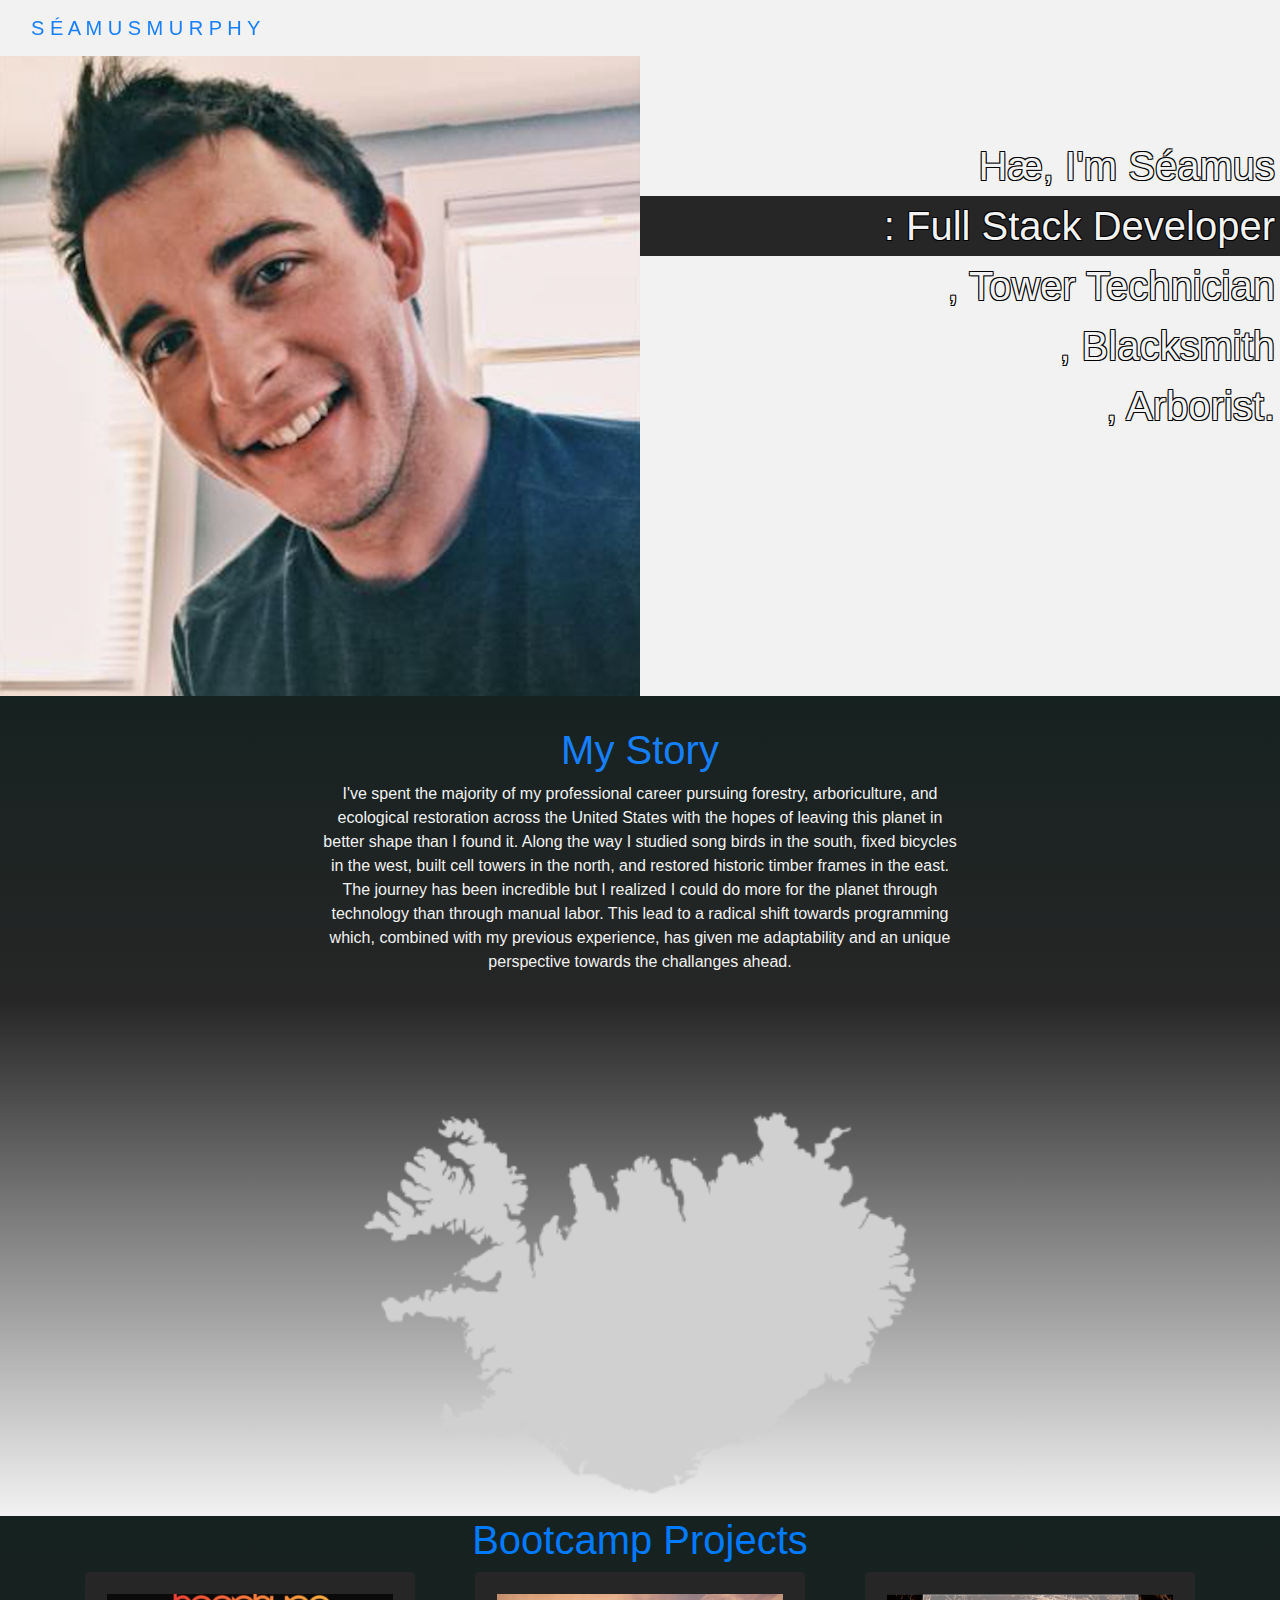
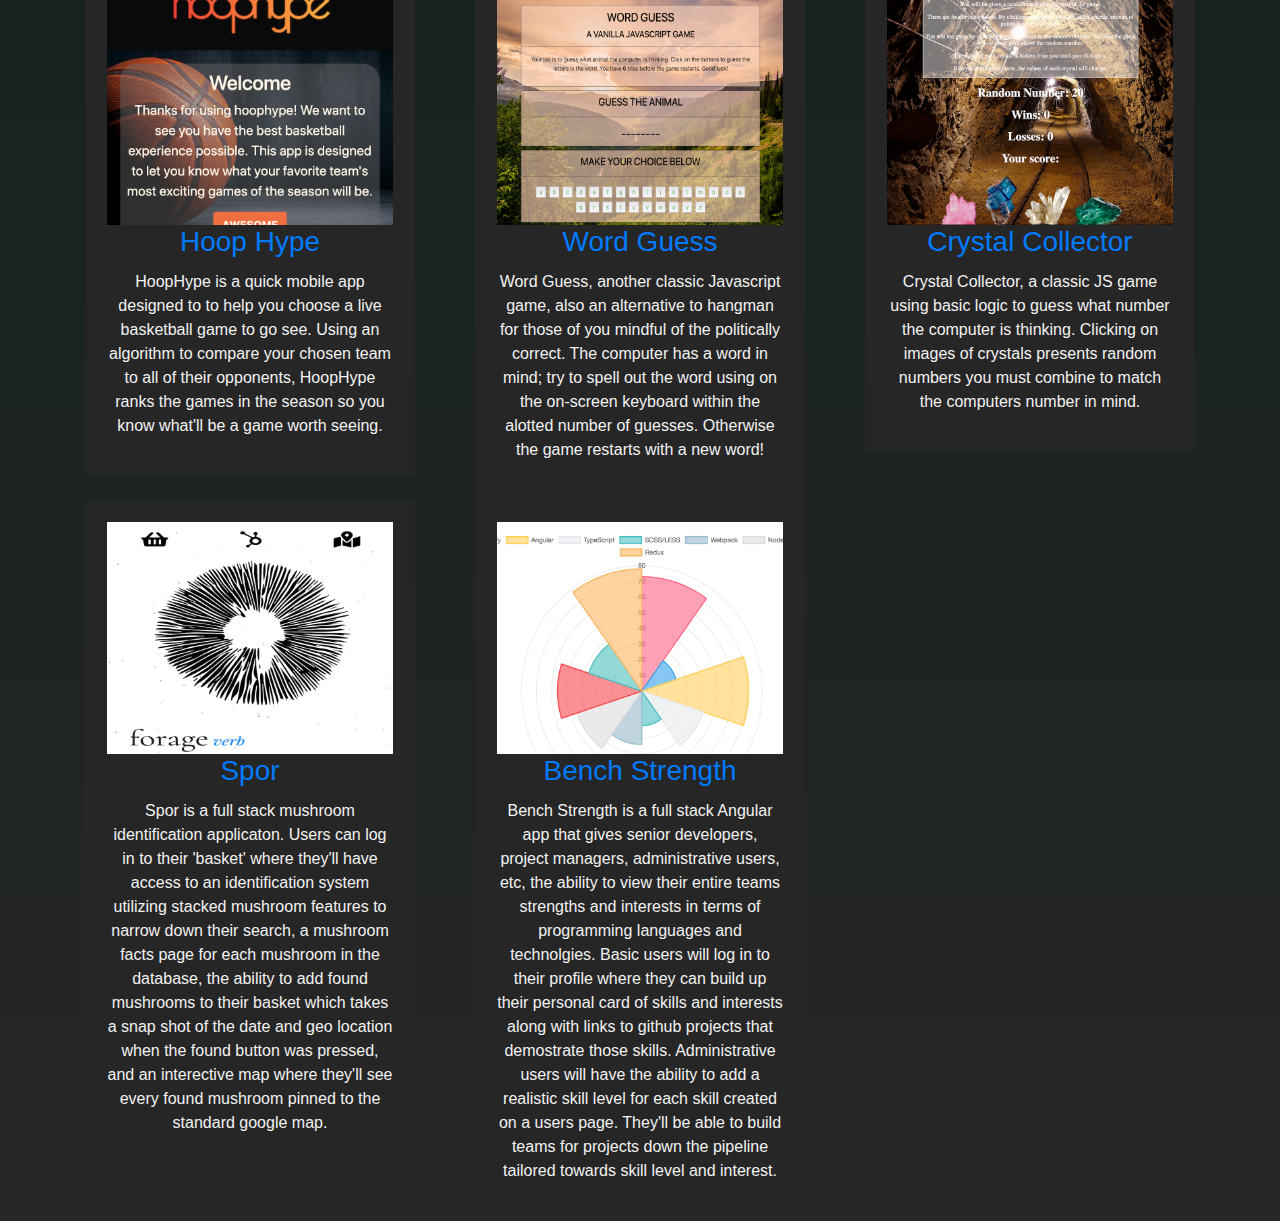
<file: index.html>
<!DOCTYPE html>
<html lang="en">
<head>
    <meta charset="UTF-8">
    <meta http-equiv="X-UA-Compatible" content="IE=edge">
    <meta name="viewport" content="width=device-width, initial-scale=1.0">
    <title>Heimasíða</title>
    <meta http-equiv="Content-Type" content="text/html; charset=UTF-8">
    <meta name="description" content="">
    <meta name="author" content="">
    <!-- FAVICON -->
    <link rel="icon" type="image/png" href="assets/img/square.png" />
    <!-- BOOTSTRAP CSS -->
    <link href="https://stackpath.bootstrapcdn.com/bootstrap/4.3.1/css/bootstrap.min.css" rel="stylesheet">
    <!-- GOOGLE FONTS -->
    <link href="https://fonts.googleapis.com/css?family=Amatic+SC|Work+Sans|ZCOOL+QingKe+HuangYou" rel="stylesheet">
    <!-- FONT AWESOME -->
    <link rel="stylesheet" href="https://use.fontawesome.com/releases/v5.7.2/css/all.css" integrity="sha384-fnmOCqbTlWIlj8LyTjo7mOUStjsKC4pOpQbqyi7RrhN7udi9RwhKkMHpvLbHG9Sr" crossorigin="anonymous">
    <!-- CUSTOM CSS -->
    <link rel="stylesheet" type="text/css" href="assets/css/style.css" />
</head>

<body>
    <!-- NAVBAR -->
    <nav class="navbar navbar-expand-md sticky-top">
        <div class="container-fluid">
            <a class="navbar-brand navbar-right" href="
            https://voice.google.com/" id="brand">S É A M U S M U R P H Y</a>
            <div class="navbar-h">
                
            </div>
        </div>
    </nav>

    <!-- SECTION 1 -->
    <div id="section1" class="wrapper">
        <div class="box1">
            <img src="assets/img/me2.png" width="100%" height="100%" alt="dog&me">
        </div>
        <div class="box2">
            <!-- <div class="empty"></div> -->
            <div class="">
                <p class="intro element top2">Hæ, I'm Séamus<br></p>
                <p class="intro element invert">: Full Stack Developer </p>
                <p class="intro element zeroTop">, Tower Technician<br>, Blacksmith<br>, Arborist.</p>
            </div>
        </div>
    </div>

    <!-- SECTION 2 -->
    <div id="section2" class="gradient3">
            <div class="story">
                <h1><i class="fas fa-icicles" style="color: #fcfcfc"></i><a href="https://drive.google.com/open?id=0B5_5FRmJzzffbVNJcDJSdTlRVGw2V0Vrc09HVW9vZDlfQWVN" id="resumeLink"> My Story</a></h1>
                <p class="">I've spent the majority of my professional career pursuing forestry, arboriculture, and ecological restoration across the United States with the hopes of leaving this planet in better shape than I found it. Along the way I studied song birds in the south, fixed bicycles in the west, built cell towers in the north, and restored historic timber frames in the east. The journey has been incredible but I realized I could do more for the planet through technology than through manual labor. This lead to a radical shift towards programming which, combined with my previous experience, has given me adaptability and an unique perspective towards the challanges ahead. </p>
            </div>
        </div>

    <!-- SECTION 3 -->
    <section id="hero" data-type="background" data-speed="5" class="pTB0 ">
        <div id="storyBlock" class="space centered gradient">
            <div class="m0-25perc">
                <p class="none">Lorem ipsum, dolor sit amet consectetur adipisicing elit. Modi praesentium, tempora itaque molestias voluptatum ea aut animi quidem. Fuga provident doloremque nesciunt. Deleniti dolorum consequatur accusamus, aliquam eum non qui!</p>
            </div>
            <article class="mTB0">
                <div class="container clearfix mTB0 mAuto pRL0">
                    <!-- Hvítserkur Sea Stack - the Troll of North-West Iceland -->
                    <img src="assets/img/icelandmapWhite.png" width="50%" alt="iceland white">
                </div> 
            </article>
        </div>
    </section> 

    <!-- SECTION 4 -->
    <!-- PROJECTS
    --------------------------------------------------------------------------->
    <div class="space softBlack centered gradient2">
        <h1><i class="fas fa-tooth" style="color: #fcfcfc""></i><a href="https://github.com/turntShramp" id="gitLink"> Bootcamp Projects</a></h1>
    
    <!-- PROJECT LINKS
    --------------------------------------------------------------------------->
        <div class="container bottom2">
            <div class="card-deck">
                <div class="row">
                    <div class="col-lg-4">
                        <div id="hoophypeCard" class="card cardContent">
                            <div class="card-body softBlack">
                                <a href="https://turntshramp.github.io/hoopHype/"><img src="assets/img/hoopHype.png" width="100%" alt="hoopHype"></a>
                                <h3 class="card-title"><a href="https://github.com/turntShramp/hoopHype" class="projTitle">Hoop Hype</a></h3>
                                <p>HoopHype is a quick mobile app designed to to help you choose a live basketball game to go see. Using an algorithm to compare your chosen team to all of their opponents, HoopHype ranks the games in the season so you know what'll be a game worth seeing.</p>
                            </div>    
                        </div>
                    </div>
                    <div class="col-lg-4">
                        <div class="card cardContent" id="wordguessCard">
                            <div class="card-body softBlack">
                                <a href="https://turntshramp.github.io/wordGuess/"><img src="assets/img/wordGuessCopy.png" width="100%" alt="wordGuess" class="mt-auto"></a>
                                <h3 class="card-title"><a href="https://github.com/turntShramp/wordGuess" class="projTitle">Word Guess</a></h3>
                                <p>Word Guess, another classic Javascript game, also an alternative to hangman for those of you mindful of the politically correct. The computer has a word in mind; try to spell out the word using on the on-screen keyboard within the alotted number of guesses. Otherwise the game restarts with a new word!</p>
                            </div>
                        </div>
                    </div>
                    <div class="col-lg-4">
                        <div class="card cardContent" id="crystalCard">
                            <div class="card-body softBlack">
                                <a href="https://turntshramp.github.io/unit4game/"><img src="assets/img/crystalCopy.png" width="100%" alt="crystal" class="mt-auto"></a>
                                <h3 class="card-title"><a href="https://github.com/turntShramp/unit4game" class="projTitle">Crystal Collector</a></h3>
                                <p>Crystal Collector, a classic JS game using basic logic to guess what number the computer is thinking. Clicking on images of crystals presents random numbers you must combine to match the computers number in mind.</p>
                            </div>
                        </div>
                    </div>
                    <div class="col-lg-4">
                        <div class="card cardContent" id="sporCard">
                            <div class="card-body softBlack">
                                <a href="https://github.com/turntShramp/spore"><img src="assets/img/spor.png" width="100%" alt="spor" class="mt-auto"></a>
                                <h3 class="card-title"><a href="https://github.com/turntShramp/spore" class="projTitle">Spor</a></h3>
                                <p>Spor is a full stack mushroom identification applicaton. Users can log in to their 'basket' where they'll have access to an identification system utilizing stacked mushroom features to narrow down their search, a mushroom facts page for each mushroom in the database, the ability to add found mushrooms to their basket which takes a snap shot of the date and geo location when the found button was pressed, and an interective map where they'll see every found mushroom pinned to the standard google map.</p>
                            </div>
                        </div>
                    </div>
                    <div class="col-lg-4">
                        <div class="card cardContent" id="crystalCard">
                            <div class="card-body softBlack">
                                <a href="https://github.com/turntShramp/bench-strength"><img src="assets/img/graph.png" width="100%" alt="bench-strength" class="mt-auto"></a>
                                <h3 class="card-title"><a href="https://github.com/turntShramp/bench-strength" class="projTitle">Bench Strength</a></h3>
                                <p>Bench Strength is a full stack Angular app that gives senior developers, project managers, administrative users, etc, the ability to view their entire teams strengths and interests in terms of programming languages and technolgies. Basic users will log in to their profile where they can build up their personal card of skills and interests along with links to github projects that demostrate those skills. Administrative users will have the ability to add a realistic skill level for each skill created on a users page. They'll be able to build teams for projects down the pipeline tailored towards skill level and interest.</p>
                            </div>
                        </div>
                    </div>
                </div>
            </div>
        </div>
    </div> 
            
    <!-- FOOTER
    --------------------------------------------------------------------------->
    
    <div class="footer fixed centered">
        <a href="https://github.com/turntShramp" style="color: #fcfcfc" class="contact" text-decoration="none"><i class="fab fa-git-square"></i></a><a href="mailto:seamusmurchadh@gmail.com" style="color: #fcfcfc" class="contact" text-decoration="none"><i class="fab fa-google-plus-square"></i></a><a href="https://www.linkedin.com/in/seamus-murphy-53692223/" style="color: #fcfcfc" class="contact" text-decoration="none"><i class="fab fa-linkedin"></i></a>
    </div> 




    
    <script src="https://ajax.googleapis.com/ajax/libs/jquery/3.3.1/jquery.min.js"></script>
    <script src="https://stackpath.bootstrapcdn.com/bootstrap/4.3.1/js/bootstrap.min.js"></script>
    <script type="text/javascript" src="assets/js/logic.js"></script>
</body>
</html>
</file>
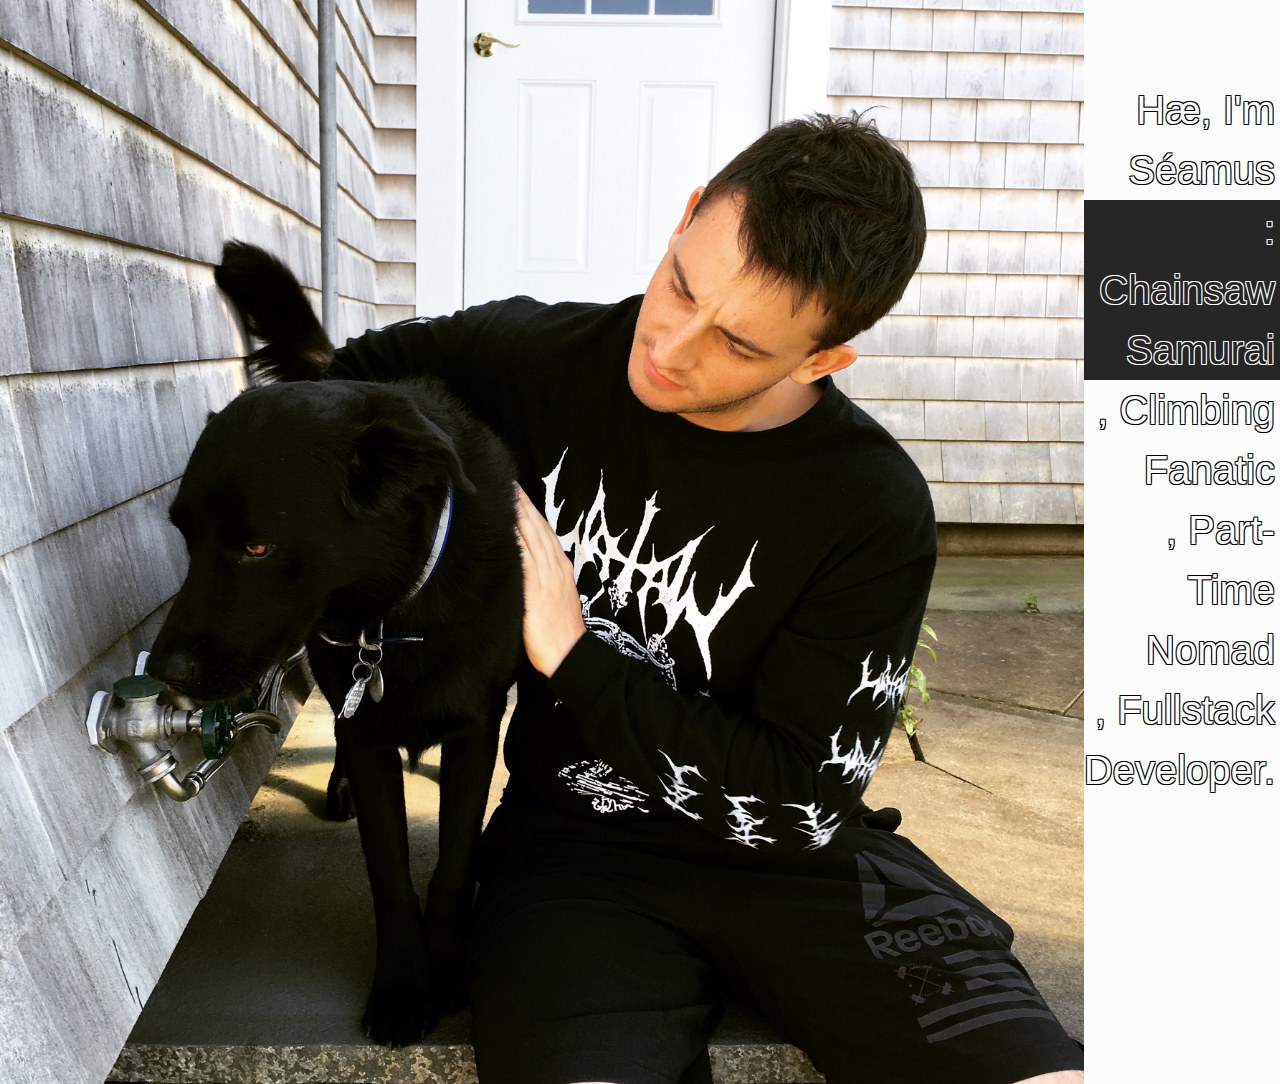
<file: index2.html>
<!DOCTYPE html>
<html lang="en">
<head>
    <meta charset="UTF-8">
    <meta http-equiv="X-UA-Compatible" content="IE=edge">
    <meta name="viewport" content="width=device-width, initial-scale=1.0">
    <title>Heimasíða</title>
    <meta http-equiv="Content-Type" content="text/html; charset=UTF-8">
    <meta name="description" content="">
    <meta name="author" content="">
    <!-- FAVICON -->
    <link rel="icon" type="image/png" href="assets/img/square.png" />
    <!-- BOOTSTRAP CSS -->
    <link href="https://stackpath.bootstrapcdn.com/bootstrap/4.3.1/css/bootstrap.min.css" rel="stylesheet">
    <!-- GOOGLE FONTS -->
    <link href="https://fonts.googleapis.com/css?family=Amatic+SC|Work+Sans|ZCOOL+QingKe+HuangYou" rel="stylesheet">
    <!-- FONT AWESOME -->
    <link rel="stylesheet" href="https://use.fontawesome.com/releases/v5.7.2/css/all.css" integrity="sha384-fnmOCqbTlWIlj8LyTjo7mOUStjsKC4pOpQbqyi7RrhN7udi9RwhKkMHpvLbHG9Sr" crossorigin="anonymous">
    <!-- CUSTOM CSS -->
    <link rel="stylesheet" type="text/css" href="assets/css/style2.css" />
</head>
<body>
    <div class="firstContainer">
        <div id="myImage" class="box1">
            <img src="assets/img/dog.jpeg" width="100%" height="100%" alt="dog&me">
        </div>
        <div id="hello"class="box2">
            <p class="intro element top2">Hæ, I'm Séamus<br></p>
            <p class="intro element invert">: Chainsaw Samurai </p>
            <p class="intro element zeroTop">, Climbing Fanatic<br>, Part-Time Nomad<br>, Fullstack Developer.</p>
        </div>
    </div>
</body>
</html>
</file>
<file: assets/css/style.css>
/*
    COLOR REFERENCES

: #f2f2f2 (background white)
: #262626 (background/font black)
: #777777 (font gray)
: #167ffb (font blue)
: #bdbdbd (font gray)
*/

/*
    TESTING
    -----------------------------------------------------------
*/
.box { border: 1px solid black; }
.redBox { border: 1px solid red; }
.blueBox { border: 1px solid blue; }
.greenBox { border: 1px solid green; }
.yellowBox { border: 1px solid yellow; }
.purpleBox { border: 1px solid purple; }
.thickBox { border: 10px solid black; }
/*
    GLOBAL
    -----------------------------------------------------------
*/
body {
    background-color: #f2f2f2;
}
.background {
    background-color: #f2f2f2;
    color: #262626;
}
.softWhite {
    background-color: #f2f2f2;
    color: #262626;
}
.softBlack {
    background-color: #262626;
    color: #f2f2f2;
}
.text_centered {
    text-align: center;
}
/*
    EFFECTS
    -----------------------------------------------------------
*/
.transparent {
    background: transparent;
} 
.semi_transparent{
    background:rgba(255, 255, 255, 0);
}
.fade {
    background: linear-gradient();
}
.gradient {
    background: #262626;
    background: -webkit-linear-gradient(#262626, rgba(255, 255, 255, 0));
    background:    -moz-linear-gradient(#262626, rgba(255, 255, 255, 0));
    background:         linear-gradient(#262626, rgba(255, 255, 255, 0)); 
}
.gradient2 {
    background: #262626;
    background: -webkit-linear-gradient(#162220, #262626);
    background:    -moz-linear-gradient(#162220, #262626);
    background:         linear-gradient(#162220, #262626); 
}
.gradient3 {
    background: #262626;
    background: -webkit-linear-gradient(#162220, #262626);
    background:    -moz-linear-gradient(#162220, #262626);
    background:         linear-gradient(#162220, #262626); 
}
.image-blurred-edge {
    background-image: url('');
    width: 200px;
    height: 200px;
    /* you need to match the shadow color to your background or image border for the desired effect*/
    box-shadow: 0 0 8px 8px #f2f2f2 inset;
}
/*
    NAVBAR
    -----------------------------------------------------------
*/
#brand {
    color: #167ffb;
}
/* 
    SECTION 1
    -----------------------------------------------------------
*/
#section1 {
    width: 100%;
    height: auto;;
    background: #f2f2f2;
    display: flex;
    /* flex-direction: row; */
    /* justify-content: space-around; */
    /* flex-flow: wrap; */
}
#gitLink {
    text-decoration: none;
}
.box1 {
    width: 50%;
    height: 100%;
    background: #f2f2f2;
    /* margin: 3%; */
    box-sizing: border-box;
    font-size: 50px; 
}
.box2 {
    width: 50%;
    height: 100%;
    background: #f2f2f2;
    display: flex;
    flex-direction: column;
}
.empty {
    color: #f2f2f2;
}
#img {
    width: 100%;
    height: auto;
}
.intro {
    font-size: 40px;
    text-align: right;
    margin-bottom: 0;
    padding-right: 5px;
}
.element {
    color: #f2f2f2;
	text-shadow:
		-1px -1px 0 #000,
		1px -1px 0 #000,
		-1px 1px 0 #000,
		1px 1px 0 #000;
}
.top2 {
    margin-top: 80px;
}
.invert {
    background: #262626;
    color: #f2f2f2;
}
.zeroTop {
    margin-top: 0;
}
/* 
    SECTION 2
    -----------------------------------------------------------
*/
.story {
    margin: 0 25%;
    text-align: center;
    padding: 30px 0 10px 0;
}
#resumeLink {
    color: #167ffb;
    text-decoration: none;
}
.gradient3 {
    color: #f2f2f2;
    background: #262626;
    background: -webkit-linear-gradient(#162220, #262626);
    background:    -moz-linear-gradient(#162220, #262626);
    background:         linear-gradient(#162220, #262626); /**/ 
}
/* 
    SECTION 3
    -----------------------------------------------------------
*/
#hero {
    background: url('../img/beachCopy.jpeg') no-repeat center center fixed;
    background-size: cover;
	min-height: 500px;
	position: relative;
	display: table;
	width: 100%;
	padding: 0;
	color: #fcfcfc;
	-webkit-font-smoothing: antialiased;
	text-rendering: optimizelegibility;
}
.article { 
  width: 100%;
  text-align: center;
  display: table-cell;
  vertical-align: middle;
}
#hero .hero-text {
	margin-top: 30px;
}
.card {
    border: solid 2px #262626;
}
.pRL0 {
    padding-right: 0;
    padding-left: 0;
}
.mAuto {
    margin: 0 auto;
}
/* .space {
    padding-top: 90px;
    padding-bottom: 40px;
} */
.centered {
    text-align: center;
}
.gradient {
    background: #262626;
    background: -webkit-linear-gradient(#262626, rgba(255, 255, 255, 0));
    background:    -moz-linear-gradient(#262626, rgba(255, 255, 255, 0));
    background:         linear-gradient(#262626, rgba(255, 255, 255, 0)); 
}
.m0-25perc {
    margin: 0 25%;
}
.more {
    color: #777777;
    font-family: 'Work Sans', sans-serif;
}
.smallFont {
    font-size: 17px;
}
.none {
    color: transparent;
}

















/* 
    MEDIA
    -----------------------------------------------------------
*/
@media screen and (max-width: 763px) {
    #section1 {
        flex-direction: column;
    }
    .box1 {
        width: 50%;
    }
    .box2 {
        width: 100%;
    }
    .intro {
        font-size: 35px;
    }
     /* SECTION 2 */
     /* .story {
        margin: 0 25%;
        text-align: center;
    } */
}

@media screen and (max-width: 650px) {
    /* SECTION 1 */
    #section1 {
        flex-direction: column;
    }
    .box1 {
        width: 60%;
    }
    .box2 {
        width: 100%;
    }
    .intro {
        font-size: 35px;
    }
    /* SECTION 2 */
    .story {
        margin: 0 15%;
        text-align: center;
    }
}

@media screen and (max-width: 475px) {
    /* SECTION 1 */
    #section1 {
        flex-direction: column;
    }
    .box1 {
        width: 100%;
    }
    .box2 {
        width: 100%;
    }
    .intro {
        font-size: 35px;
    }
    /* SECTION 2 */
    .story {
        margin: 0 5%;
        text-align: center;
        padding: 30px 0 10px 0;
    }
}

/* @media screen and (max-width: 600px) {
    .box {
        width: 40%;
    }
} */
</file>
<file: assets/css/style2.css>
/* REFERENCES
: #fcfcfc (background white)
: #777777 (font gray)
: #262626 (background/font black)
: #167ffb (font blue)
: #bdbdbd (font gray)
*/



/* CUSTOM CSS
------------------------------------------------------------------------------*/
.box {
    border: 1px solid black;
}

.redBox {
    border: 1px solid red;
}

.blueBox {
    border: 1px solid blue;
}

.greenBox {
    border: 1px solid green;
}

.yellowBox {
    border: 1px solid yellow;
}

.purpleBox {
    border: 1px solid purple;
}
.thickBox {
    border: 10px solid black;
}






body {
    background-color: #fcfcfc;
}

.transparent{
    background:rgba(255, 255, 255, 0);
  }

.fade {
    background: linear-gradient();
}









.max {
    height: 100%;
    width: 100%;
}

.background {
    background-color: #fcfcfc;
    color: #262626;
}

.softWhite {
    background-color: #fcfcfc;
    color: #262626;
}

.softBlack {
    background-color: #262626;
    color: #fcfcfc;
}

.screen {
    background: transparent;
} 

.centered {
    text-align: center;
}


/*CUSTOM*/

.storyHeader {
    margin: 0 25%;
}

.m0-25perc {
    margin: 0 25%;
}

.pRL0 {
    padding-right: 0;
    padding-left: 0;
}

.pTB0 {
    padding-top: 0;
    padding-bottom: 0;
}

.mT0 {
    margin-top: 0;
}

.mB0 {
    margin-bottom: 0 !important;
}

.mAuto {
    margin: 0 auto;
}
.mRL0 {
    margin-right: 0;
    margin-left: 0;
}

.p100 {
    padding: 100% 100%;
}

.gradient {
    background: #262626;
    background: -webkit-linear-gradient(#262626, rgba(255, 255, 255, 0));
    background:    -moz-linear-gradient(#262626, rgba(255, 255, 255, 0));
    background:         linear-gradient(#262626, rgba(255, 255, 255, 0)); 
}

.gradient3 {
    background: #262626;
    background: -webkit-linear-gradient(#162220, #262626);
    background:    -moz-linear-gradient(#162220, #262626);
    background:         linear-gradient(#162220, #262626); 
}


.gradient2 {
    background: #262626;
    background: -webkit-linear-gradient(#162220, #262626);
    background:    -moz-linear-gradient(#162220, #262626);
    background:         linear-gradient(#162220, #262626); 
}

/*
    NAVBAR
*/

#brand {
    color: #167ffb;
}

.intro {
    font-size: 40px;
    text-align: right;
    margin-bottom: 0;
    padding-right: 5px;
}

.paddingHighLow {
    padding-top: 20px;
    padding-bottom: 40px;
}

.paddingSide {
    padding: 0 10px;
}

.element {
    color: #fcfcfc;
	text-shadow:
		-1px -1px 0 #000,
		1px -1px 0 #000,
		-1px 1px 0 #000,
		1px 1px 0 #000;
}

.contact {
    text-align: left;
    font-size: 25px;
    font-family: 'ZCOOL QingKe HuangYou', cursive;
    padding-top: 5%;
    margin-bottom: 0;
    color: #bdbdbd;
    padding-right: 5px;
}

.more {
    color: #777777;
    font-family: 'Work Sans', sans-serif;
}

.fa-icicles {
    color: #fcfcfc;
}

.invert {
    background: #262626;
    color: #262626;
	text-shadow:
		-1px -1px 0 #fcfcfc,
		1px -1px 0 #fcfcfc,
		-1px 1px 0 #fcfcfc,
		1px 1px 0 #fcfcfc;
}

.zeroTop {
    margin-top: 0;
}

.top {
    margin-top: 30px;
}

.top2 {
    margin-top: 80px;
}

.bottom {
    margin-bottom: 0;
}

.space {
    padding-top: 90px;
    padding-bottom: 40px;
}

.space2 {
    margin: 0 10px;;
    padding-top: 40px;
    padding-bottom: 40px;
}

.right {
    text-align: right;
}

.smallFont {
    font-size: 17px;
}

#resumeLink {
    color: #167ffb;
    text-decoration: none;
}

#gitLink {
    text-decoration: none;
}

.projectPadding {
    padding-top: 25%;
    padding-bottom: 25%;
}

.card-title {
    margin-top: 10px;
}
.cardContent {
    background-color: #262626;
    color: #fcfcfc;
    font-family: 'Work Sans', sans-serif;
    font-size: 14px;
    margin-top: 5px;
    margin-bottom: 5px;
}

#card1 {
    margin-left: 20px;
}

#card3 {
    margin-right: 20px;
}

#hero {
    background: url('../img/beachCopy.jpeg') no-repeat center center fixed;
    background-size: cover;
	min-height: 500px;
	position: relative;
	display: table;
	width: 100%;
	padding: 0;
	color: #fcfcfc;
	-webkit-font-smoothing: antialiased;
	text-rendering: optimizelegibility;
}

#hero article { 
  width: 100%;
  text-align: center;
  display: table-cell;
  vertical-align: middle;
}

/* hi */

#hero .hero-text {
	margin-top: 30px;
}

#dNd {
    color: #262626;
    font-size: 5px;
}

.fill {
    height: 100%;
}

.bottom2 {
    margin-top: 30px;
    margin-bottom: 20px;
}

.projTitle {
    color: #262626;
    text-decoration: none !important;
}

.footer {
    /* background: url('../img/sprinkles.png'); */
    background-color: black;
}

.m-auto {
    margin: 0 auto;
}

.pR-50perc {
 padding-right: 50%;
}

.pL-50perc {
    padding-left: 50%;
}

.center {
    text-align: center;
}

#hoophypeCard {
    background: url('../img/ball.jpeg') 100% 0 repeat fixed;
}

#gitLink {
    color: #fcfcfc;
    text-decoration-line: none;
}

#gitLink a:hover {
    color: gray !important;
}

#bio {
    padding-top: 25%;
}

.firstContainer {
    display: flex;
}

.box1 {

}

/* @ MEDIA
------------------------------------------------------------------------------*/

@media screen and (min-width: 1047px){

}

@media screen and (max-width: 750px) {

} */
</file>
